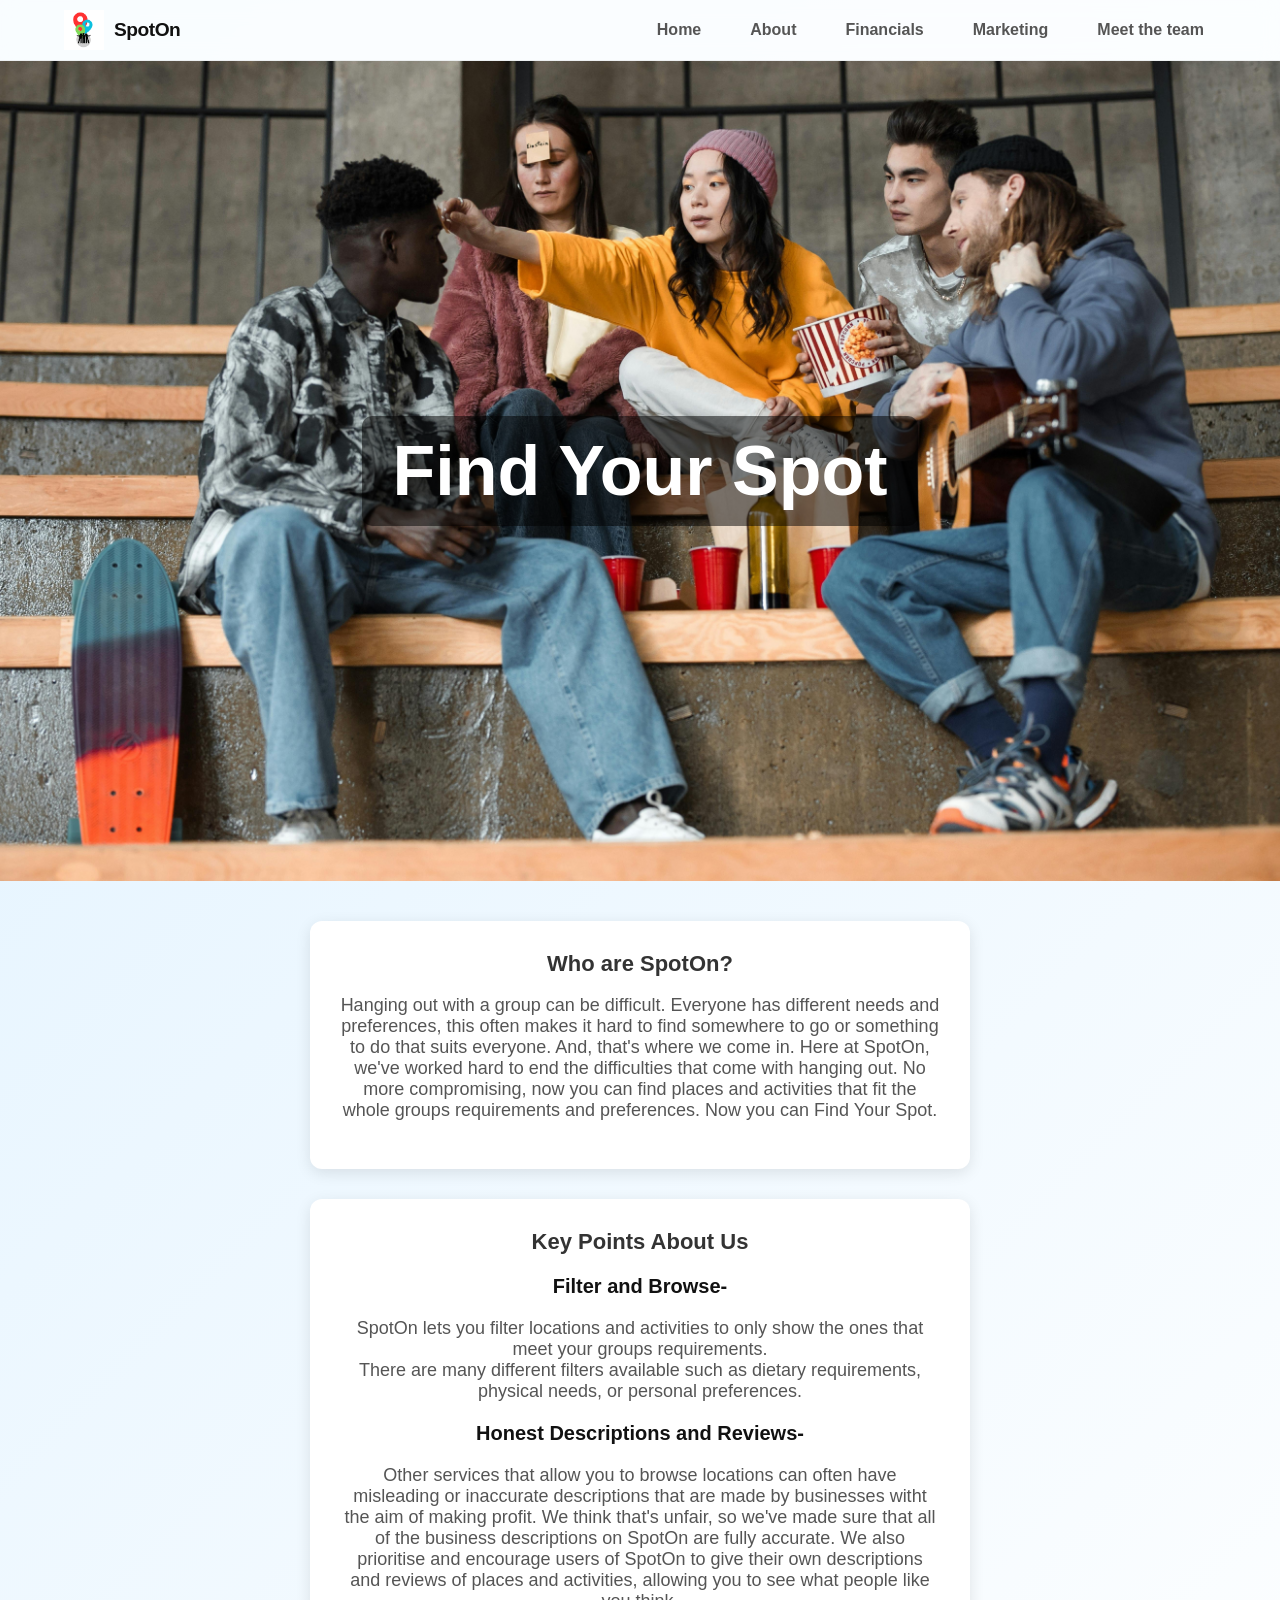
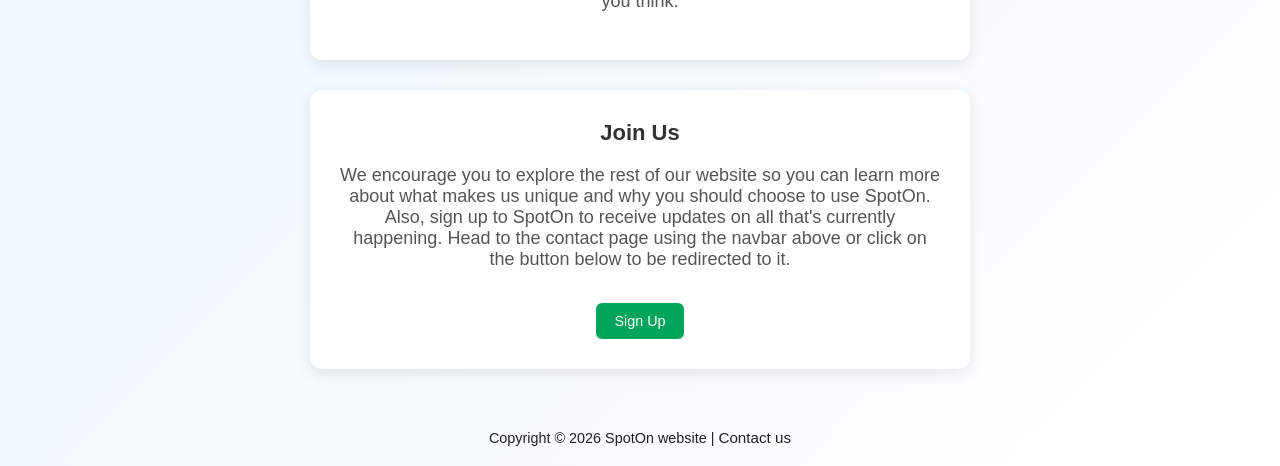
<file: index.html>
<!DOCTYPE html>
<html lang="en">
<head>
    <meta charset="UTF-8">
    <meta name="viewport" content="width=device-width, initial-scale=1.0">
    <title>SpotOn Home</title>
    <link rel="stylesheet" href="home.css">
</head>

<body>

    
    <nav class="navbar">
        <a href="index.html" class="nav-logo">
            <img src="images/SpotOn logo.png" alt="SpotOn logo">
            <h1>SpotOn</h1>
        </a>
        <ul>
            <li><a href="index.html">Home</a></li>
            <li><a href="about.html">About</a></li>
            <li><a href="financials.html">Financials</a></li>
            <li><a href="marketing.html">Marketing</a></li>
            <li><a href="team.html">Meet the team</a></li>
        </ul>
    </nav>

   
    <div class="back">
        <h1>Find Your Spot</h1>
    </div>

   
    <div class="home-content">

        <div class="home-box">
            <h2>Who are SpotOn?</h2>
            <p>Hanging out with a group can be difficult. Everyone has different needs and preferences, this 
                often makes it hard to find somewhere to go or something to do that suits everyone. And, that's where we come in. 
                Here at SpotOn, we've worked hard to end the difficulties that come with hanging out. No more compromising, now you can find 
            places and activities that fit the whole groups requirements and preferences. Now you can Find Your Spot. </p>
        </div>

        <div class="home-box">
            <h2>Key Points About Us</h2>
            <h3>Filter and Browse-</h3>
            <p>
                SpotOn lets you filter locations and activities to only show the ones that meet your groups requirements.<br>
                There are many different filters available such as dietary requirements, physical needs, or personal preferences.
            </p>
            <h3>Honest Descriptions and Reviews-</h3>
            <p>
                Other services that allow you to browse locations can often have misleading or inaccurate descriptions that are made by businesses witht the aim of making profit.
                We think that's unfair, so we've made sure that all of the business descriptions on SpotOn are fully accurate. We also prioritise and encourage users of SpotOn to give their own descriptions and reviews of places and activities, allowing you to see 
                what people like you think.
            </p>
        </div>

        <div class="home-box">
            <h2>Join Us</h2>
            <p>We encourage you to explore the rest of our website so you can learn more about what makes us unique and why you should choose to use SpotOn. <br>
                Also, sign up to SpotOn to receive updates on all that's currently happening. Head to the contact page using the navbar above or click on the button below to be redirected to it.
            </p>
            <a href="contact.html" class="btn">Sign Up</a>
        </div>

    </div>

    
    <div class="footer">
        <footer>
            Copyright © 2026 SpotOn website |
            <a href="contact.html">Contact us</a>
        </footer>
    </div>

</body>
</html>
</file>
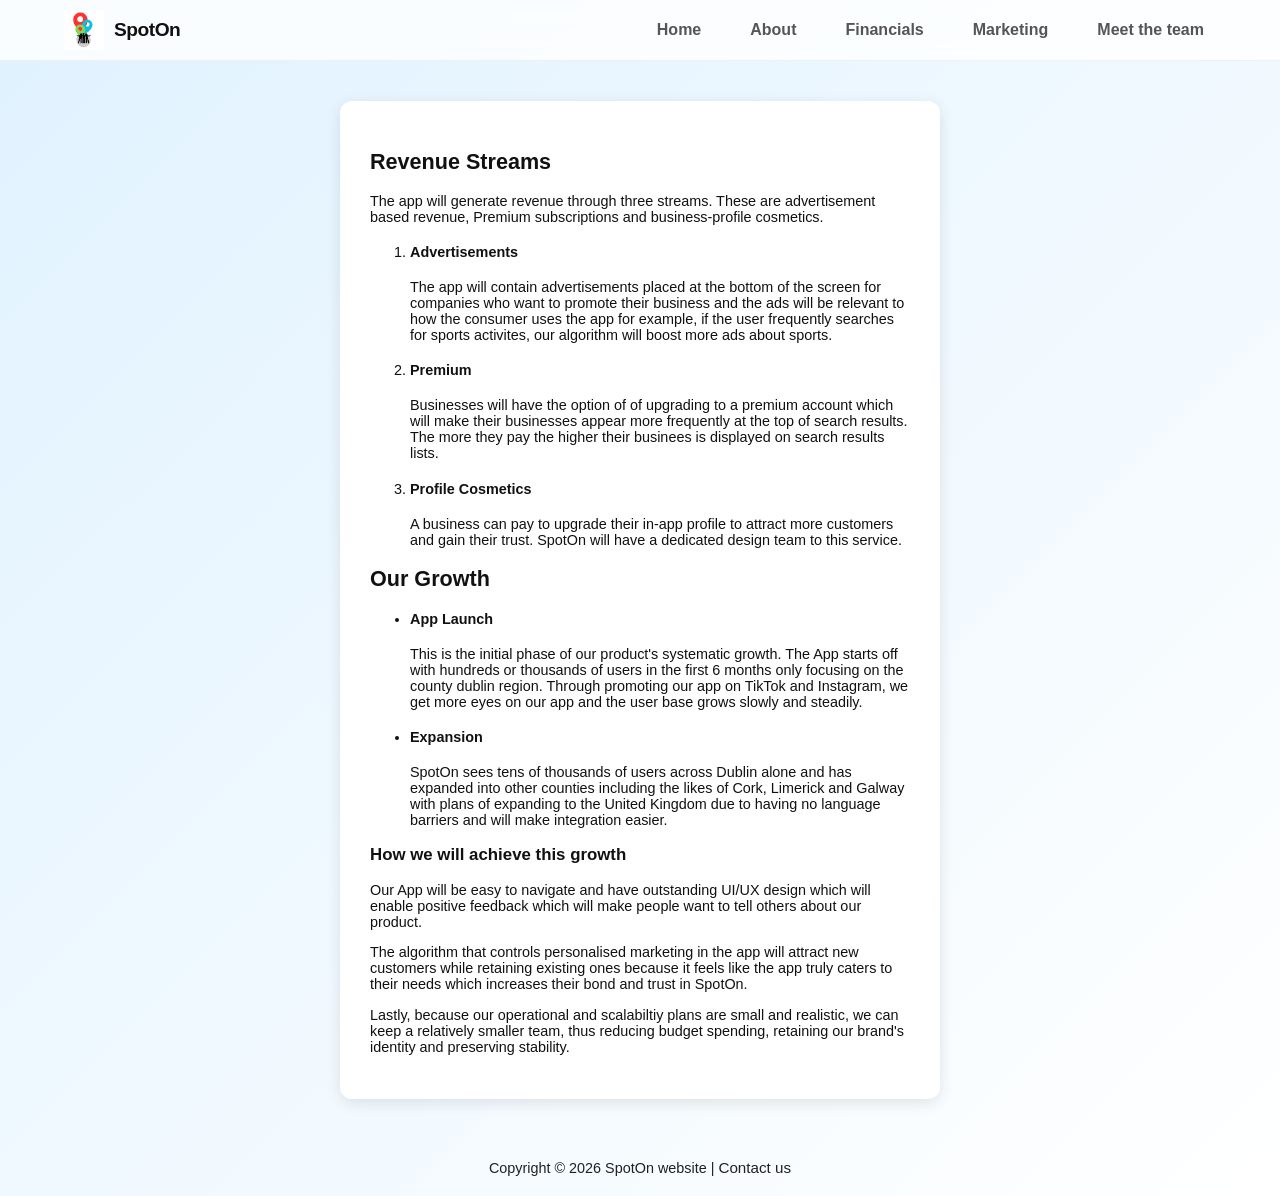
<file: financials.html>
<!DOCTYPE html>
<html lang="en">
<head>
    <meta charset="UTF-8">
    <meta name="viewport" content="width=device-width, initial-scale=1.0">
    <title>Financial Strategy</title>
    <link rel="stylesheet" href="style.css">

    <style>
        .content-wrapper {
            display: flex;
            justify-content: center;
            align-items: flex-start;
            gap: 40px;
            padding: 40px 5%;
            flex-wrap: wrap;
        }

        .container {
            width: 100%;
            max-width: 600px;
            padding: 30px;
            background-color: #ffffff;
            border-radius: 12px;
            box-shadow: 0 4px 15px rgba(0, 0, 0, 0.1);
            box-sizing: border-box;
        }

    </style>
</head>
<body>
    <nav class="navbar">
        <a href="index.html" class="nav-logo">
            <img src="images/SpotOn logo.png" alt="SpotOn logo">
            <h1>SpotOn</h1>
        </a>
        <ul>
            <li><a href="index.html">Home</a></li>
            <li><a href="about.html">About</a></li>
            <li><a href="financials.html">Financials</a></li>
            <li><a href="marketing.html">Marketing</a></li>
            <li><a href="team.html">Meet the team</a></li>
        </ul>
    </nav>
<div class="content-wrapper">
    <div class="container">
        <h2>Revenue Streams</h2>
        <p>The app will generate revenue through three streams. These are advertisement based revenue,
         Premium subscriptions and business-profile cosmetics.</p>
        <ol>
            <li>
                <h4>Advertisements</h4>The app will contain advertisements placed at the bottom of the screen
                for companies who want to promote their business and the ads will be relevant to how the consumer
                uses the app for example, if the user frequently searches for sports activites, our algorithm will
                boost more ads about sports.
            </li>
            <li>
                <h4>Premium</h4>Businesses will have the option of of upgrading to a premium account
                which will make their businesses appear more frequently at the top of search results.
                The more they pay the higher their businees is displayed on search results lists.
            </li>
            <li>
                <h4>Profile Cosmetics</h4>A business can pay to upgrade their in-app profile to attract
                more customers and gain their trust. SpotOn will have a dedicated design team to this service.
            </li>
        </ol>
        <h2>Our Growth</h2>
        <ul>
            <li><h4>App Launch</h4>This is the initial phase of our product's systematic growth. The App starts 
            off with hundreds or thousands of users in the first 6 months only focusing on the county dublin region.
            Through promoting our app on TikTok and Instagram, we get more eyes on our app and the user base grows slowly
            and steadily.
            </li>
            <li><h4>Expansion</h4>SpotOn sees tens of thousands of users across Dublin alone and has expanded into other 
                counties including the likes of Cork, Limerick and Galway with plans of expanding to the United Kingdom
                due to having no language barriers and will make integration easier.
            </li>
        </ul>
        <h3>How we will achieve this growth</h3>
        <p>Our App will be easy to navigate and have outstanding UI/UX design which will enable positive feedback
         which will make people want to tell others about our product.</p>
        <p>The algorithm that controls personalised marketing in the app will attract new customers while retaining existing
        ones because it feels like the app truly caters to their needs which increases their bond and trust in SpotOn.</p>
        <p>Lastly, because our operational and scalabiltiy plans are small and realistic, we can keep a relatively smaller
        team, thus reducing budget spending, retaining our brand's identity and preserving stability.</p>


    </div>
</div>
<div class="footer">
        <footer>
            Copyright © 2026 SpotOn website | <a href="contact.html">Contact us</a>
        </footer>
    </div>
</body>
</html>
</file>
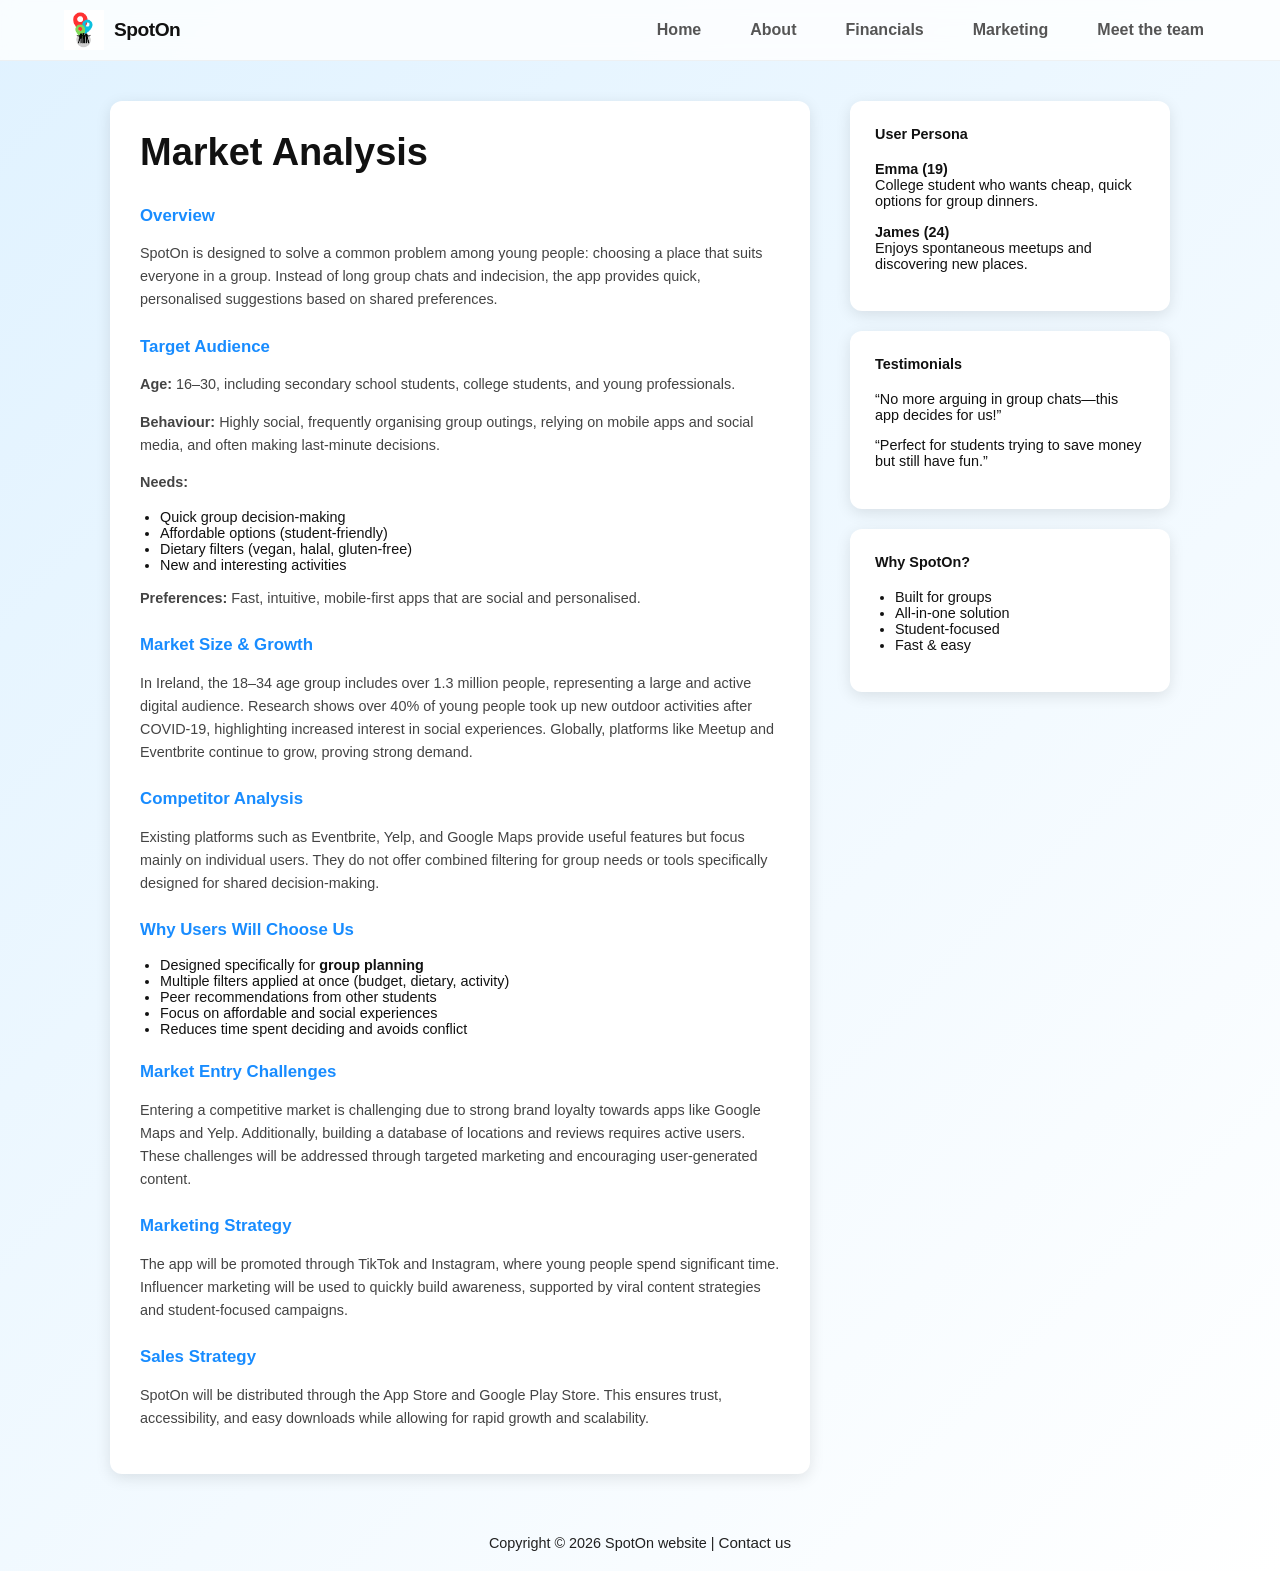
<file: marketing.html>
<!DOCTYPE html>
<html lang="en">
<head>
    <meta charset="UTF-8">
    <meta name="viewport" content="width=device-width, initial-scale=1.0">
    <title>Market Analysis</title>
    <link rel="stylesheet" href="style.css">

    <style>
        .content-wrapper {
            display: flex;
            justify-content: center;
            align-items: flex-start;
            gap: 40px;
            padding: 40px 5%;
            flex-wrap: wrap;
        }

        .container {
            width: 100%;
            max-width: 700px;
            padding: 30px;
            background-color: #ffffff;
            border-radius: 12px;
            box-shadow: 0 4px 15px rgba(0, 0, 0, 0.1);
            box-sizing: border-box;
        }

        .container h2 {
            margin-top: 0;
            font-size: clamp(26px, 5vw, 38px);
        }

        .container h3 {
            margin-top: 25px;
            color: #188cff;
        }

        .container p {
            color: #444;
            line-height: 1.6;
        }

        .info-side {
            width: 100%;
            max-width: 320px;
            display: flex;
            flex-direction: column;
            gap: 20px;
        }

        .info-card {
            background-color: #ffffff;
            padding: 25px;
            border-radius: 12px;
            box-shadow: 0 4px 15px rgba(0, 0, 0, 0.1);
        }

        .info-card h4 {
            margin-top: 0;
        }

        ul {
            padding-left: 20px;
        }

        @media (max-width: 900px) {
            .content-wrapper {
                flex-direction: column;
                align-items: center;
            }
        }
    </style>
</head>

<body>

<!-- NAVBAR -->
<nav class="navbar">
    <a href="index.html" class="nav-logo">
        <img src="images/SpotOn logo.png" alt="SpotOn logo">
        <h1>SpotOn</h1>
    </a>
    <ul>
        <li><a href="index.html">Home</a></li>
        <li><a href="about.html">About</a></li>
        <li><a href="financials.html">Financials</a></li>
        <li><a href="marketing.html">Marketing</a></li>
        <li><a href="team.html">Meet the team</a></li>
    </ul>
</nav>

<!-- CONTENT -->
<div class="content-wrapper">

    <!-- MAIN CONTENT -->
    <div class="container">
        <h2>Market Analysis</h2>

        <h3>Overview</h3>
        <p>
            SpotOn is designed to solve a common problem among young people: choosing a place that suits everyone in a group.
            Instead of long group chats and indecision, the app provides quick, personalised suggestions based on shared preferences.
        </p>

        <h3>Target Audience</h3>
        <p><strong>Age:</strong> 16–30, including secondary school students, college students, and young professionals.</p>
        <p><strong>Behaviour:</strong> Highly social, frequently organising group outings, relying on mobile apps and social media,
        and often making last-minute decisions.</p>
        <p><strong>Needs:</strong></p>
        <ul>
            <li>Quick group decision-making</li>
            <li>Affordable options (student-friendly)</li>
            <li>Dietary filters (vegan, halal, gluten-free)</li>
            <li>New and interesting activities</li>
        </ul>
        <p><strong>Preferences:</strong> Fast, intuitive, mobile-first apps that are social and personalised.</p>

        <h3>Market Size & Growth</h3>
        <p>
            In Ireland, the 18–34 age group includes over 1.3 million people, representing a large and active digital audience.
            Research shows over 40% of young people took up new outdoor activities after COVID-19, highlighting increased interest
            in social experiences. Globally, platforms like Meetup and Eventbrite continue to grow, proving strong demand.
        </p>

        <h3>Competitor Analysis</h3>
        <p>
            Existing platforms such as Eventbrite, Yelp, and Google Maps provide useful features but focus mainly on individual users.
            They do not offer combined filtering for group needs or tools specifically designed for shared decision-making.
        </p>

        <h3>Why Users Will Choose Us</h3>
        <ul>
            <li>Designed specifically for <strong>group planning</strong></li>
            <li>Multiple filters applied at once (budget, dietary, activity)</li>
            <li>Peer recommendations from other students</li>
            <li>Focus on affordable and social experiences</li>
            <li>Reduces time spent deciding and avoids conflict</li>
        </ul>

        <h3>Market Entry Challenges</h3>
        <p>
            Entering a competitive market is challenging due to strong brand loyalty towards apps like Google Maps and Yelp.
            Additionally, building a database of locations and reviews requires active users. These challenges will be addressed
            through targeted marketing and encouraging user-generated content.
        </p>

        <h3>Marketing Strategy</h3>
        <p>
            The app will be promoted through TikTok and Instagram, where young people spend significant time.
            Influencer marketing will be used to quickly build awareness, supported by viral content strategies and student-focused campaigns.
        </p>

        <h3>Sales Strategy</h3>
        <p>
            SpotOn will be distributed through the App Store and Google Play Store. This ensures trust, accessibility,
            and easy downloads while allowing for rapid growth and scalability.
        </p>
    </div>

    <!-- SIDE CARDS -->
    <div class="info-side">

        <div class="info-card">
            <h4>User Persona</h4>
            <p><strong>Emma (19)</strong><br>
            College student who wants cheap, quick options for group dinners.</p>
            <p><strong>James (24)</strong><br>
            Enjoys spontaneous meetups and discovering new places.</p>
        </div>

        <div class="info-card">
            <h4>Testimonials</h4>
            <p>“No more arguing in group chats—this app decides for us!”</p>
            <p>“Perfect for students trying to save money but still have fun.”</p>
        </div>


        <div class="info-card">
            <h4>Why SpotOn?</h4>
            <ul>
                <li>Built for groups</li>
                <li>All-in-one solution</li>
                <li>Student-focused</li>
                <li>Fast & easy</li>
            </ul>
        </div>

    </div>

</div>

<!-- FOOTER -->
<div class="footer">
    <footer>
        Copyright © 2026 SpotOn website |
        <a href="contact.html">Contact us</a>
    </footer>
</div>

</body>
</html>
</file>
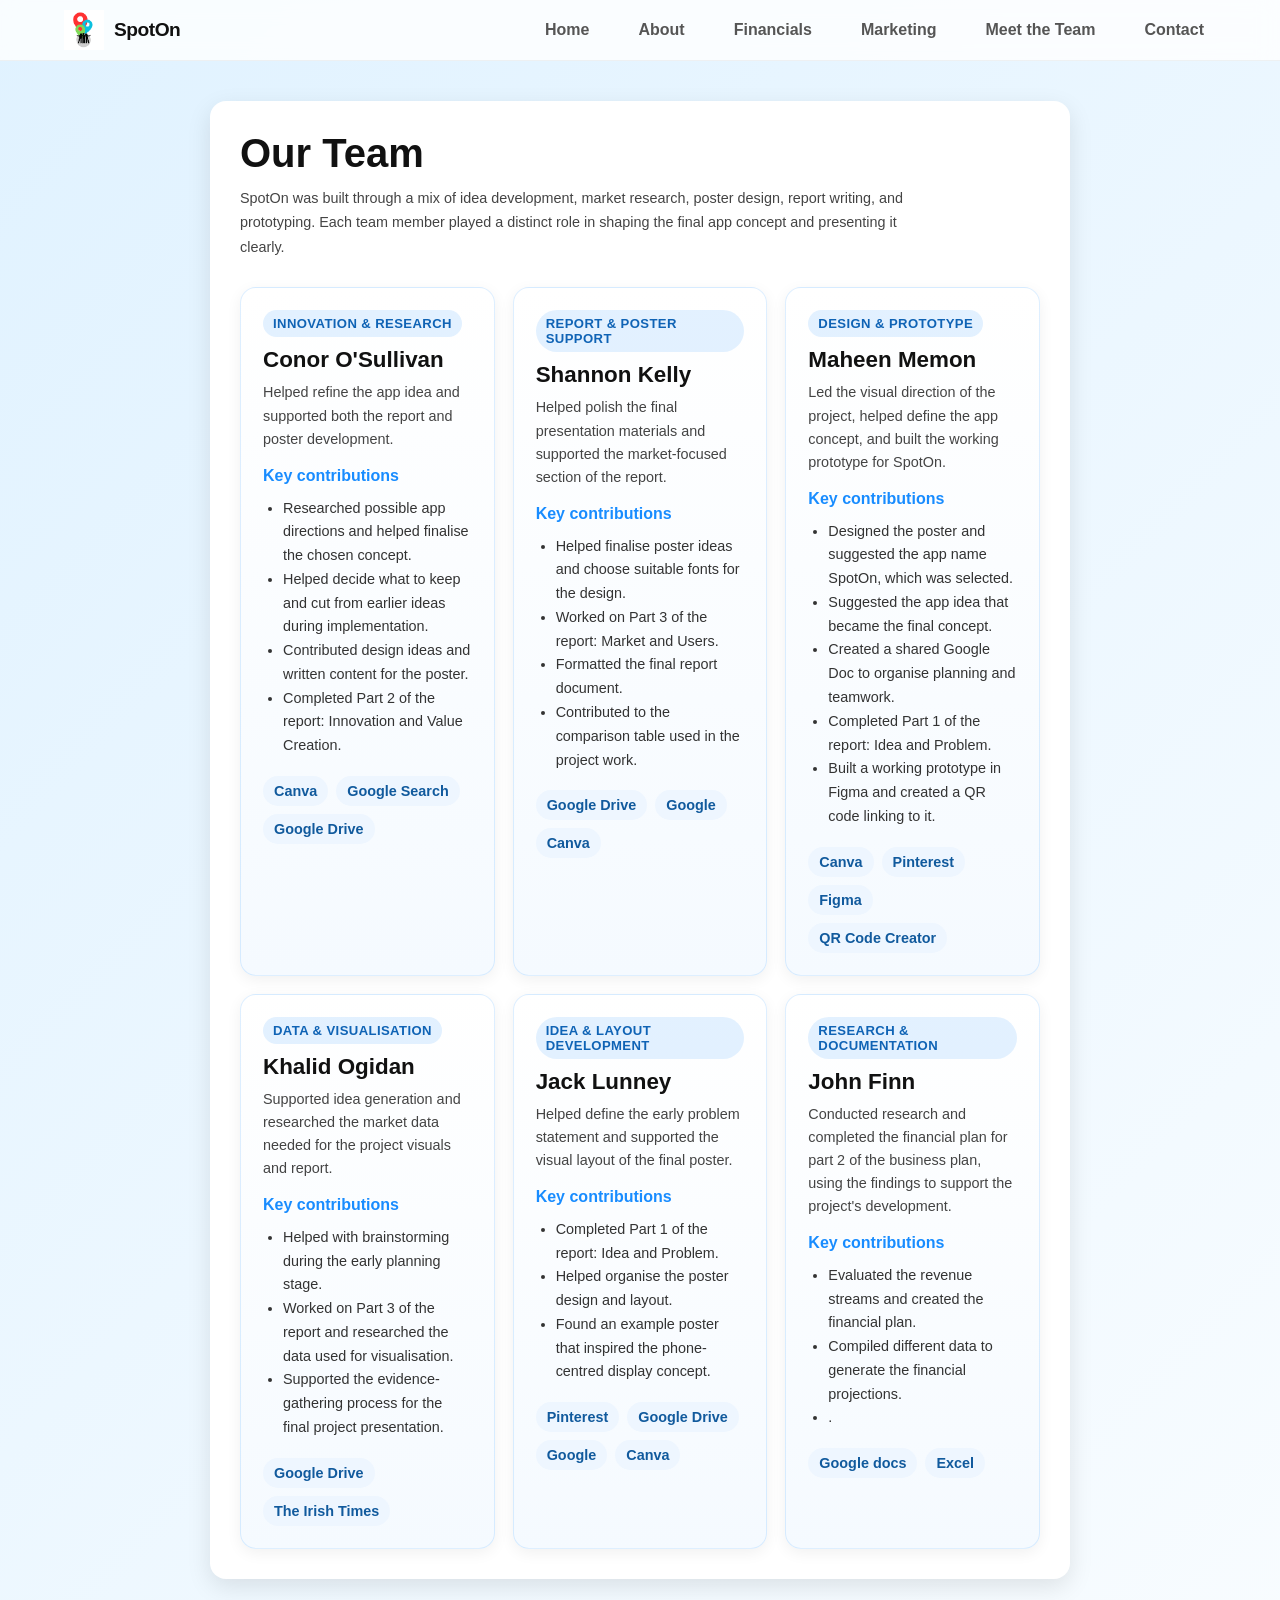
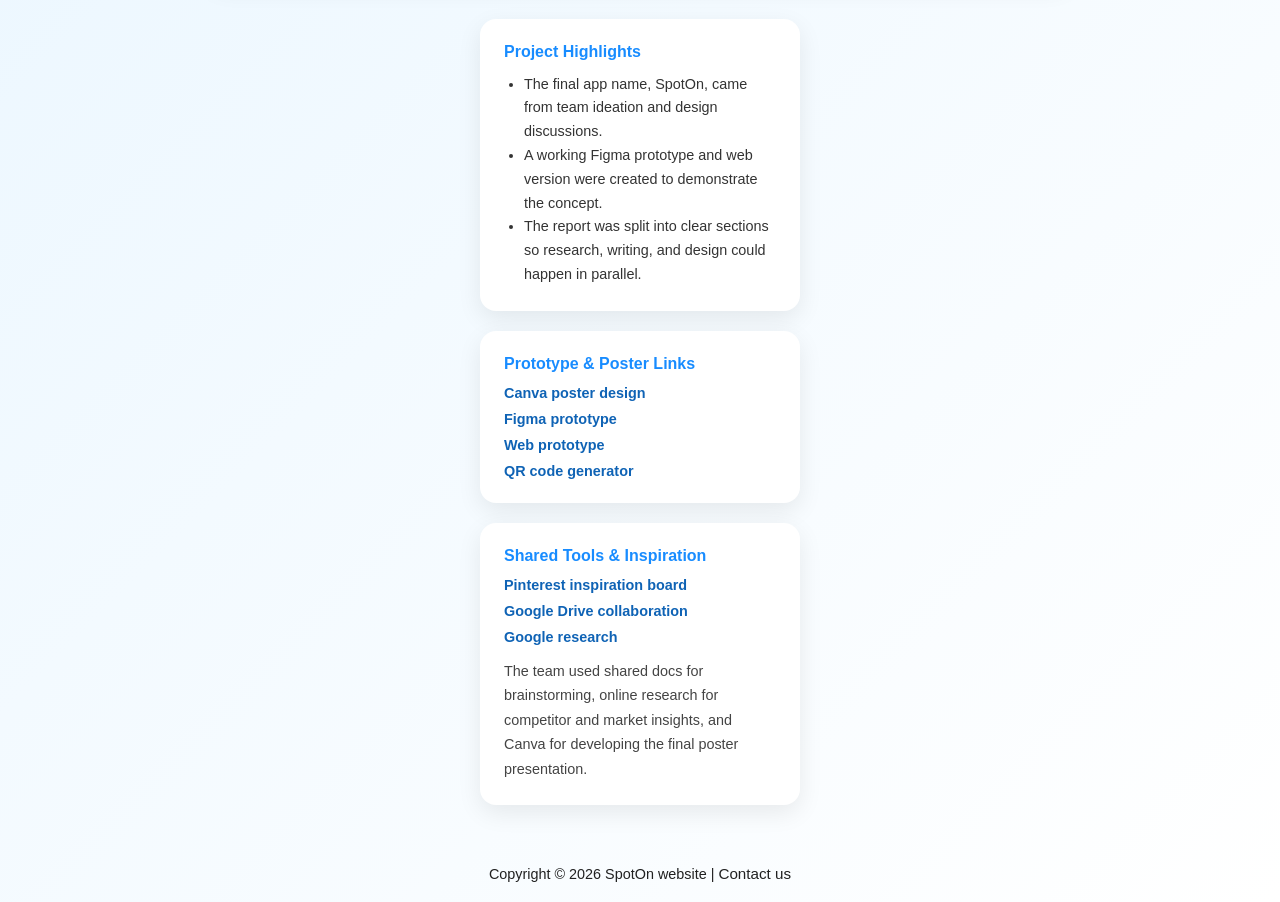
<file: team.html>
<!DOCTYPE html>
<html lang="en">
<head>
  <meta charset="UTF-8" />
  <meta name="viewport" content="width=device-width, initial-scale=1.0" />
  <title>Meet the Team</title>
  <link rel="stylesheet" href="style.css" />

  <style>
    .content-wrapper {
      display: flex;
      justify-content: center;
      align-items: flex-start;
      gap: 40px;
      padding: 40px 5%;
      flex-wrap: wrap;
    }

    .container {
      width: 100%;
      max-width: 860px;
      padding: 30px;
      background-color: #ffffff;
      border-radius: 16px;
      box-shadow: 0 8px 24px rgba(0, 0, 0, 0.1);
      box-sizing: border-box;
    }

    .section-intro h2 {
      margin: 0 0 10px;
      font-size: clamp(26px, 5vw, 40px);
    }

    .section-intro p {
      margin: 0;
      color: #444;
      line-height: 1.7;
      max-width: 680px;
    }

    .team-grid {
      display: grid;
      grid-template-columns: repeat(auto-fit, minmax(250px, 1fr));
      gap: 18px;
      margin-top: 28px;
    }

    .team-card {
      background: linear-gradient(180deg, #ffffff 0%, #f5faff 100%);
      border: 1px solid rgba(24, 140, 255, 0.14);
      border-radius: 16px;
      padding: 22px;
      box-shadow: 0 4px 15px rgba(0, 0, 0, 0.06);
    }

    .member-role {
      display: inline-block;
      margin-bottom: 10px;
      padding: 6px 10px;
      border-radius: 999px;
      background-color: rgba(24, 140, 255, 0.12);
      color: #0f63b5;
      font-size: 0.82rem;
      font-weight: 700;
      letter-spacing: 0.03em;
      text-transform: uppercase;
    }

    .team-card h3 {
      margin: 0 0 8px;
      font-size: 1.4rem;
    }

    .card-summary {
      margin: 0 0 16px;
      color: #444;
      line-height: 1.6;
    }

    .team-card h4,
    .info-card h4 {
      margin: 0 0 12px;
      color: #188cff;
      font-size: 1rem;
    }

    .team-card ul,
    .info-card ul {
      margin: 0;
      padding-left: 20px;
      color: #333;
      line-height: 1.65;
    }

    .tool-tags {
      display: flex;
      flex-wrap: wrap;
      gap: 8px;
      margin-top: 18px;
    }

    .tool-tag {
      display: inline-flex;
      align-items: center;
      padding: 7px 11px;
      border-radius: 999px;
      background-color: #eef6ff;
      color: #115a9d;
      font-size: 0.9rem;
      font-weight: 600;
    }

    .info-side {
      width: 100%;
      max-width: 320px;
      display: flex;
      flex-direction: column;
      gap: 20px;
    }

    .info-card {
      background-color: #ffffff;
      padding: 24px;
      border-radius: 16px;
      box-shadow: 0 8px 24px rgba(0, 0, 0, 0.08);
    }

    .info-card p {
      margin: 0;
      color: #444;
      line-height: 1.7;
    }

    .project-links {
      display: flex;
      flex-direction: column;
      gap: 10px;
    }

    .project-links a {
      text-decoration: none;
      color: #0f63b5;
      font-weight: 600;
    }

    .project-links a:hover {
      color: #f28c18;
    }

    @media (max-width: 900px) {
      .content-wrapper {
        flex-direction: column;
        align-items: center;
      }
    }
  </style>
</head>
<body>
  <nav class="navbar">
    <a href="index.html" class="nav-logo">
      <img src="images/SpotOn logo.png" alt="SpotOn logo" />
      <h1>SpotOn</h1>
    </a>
    <ul>
      <li><a href="index.html">Home</a></li>
      <li><a href="about.html">About</a></li>
      <li><a href="financials.html">Financials</a></li>
      <li><a href="marketing.html">Marketing</a></li>
      <li><a href="team.html">Meet the Team</a></li>
      <li><a href="contact.html">Contact</a></li>
    </ul>
  </nav>

  <main class="content-wrapper">
    <section class="container">
      <div class="section-intro">
        <h2>Our Team</h2>
        <p>
          SpotOn was built through a mix of idea development, market research, poster design,
          report writing, and prototyping. Each team member played a distinct role in shaping
          the final app concept and presenting it clearly.
        </p>
      </div>

      <div class="team-grid">
        <article class="team-card">
          <span class="member-role">Innovation &amp; Research</span>
          <h3>Conor O'Sullivan</h3>
          <p class="card-summary">
            Helped refine the app idea and supported both the report and poster development.
          </p>
          <h4>Key contributions</h4>
          <ul>
            <li>Researched possible app directions and helped finalise the chosen concept.</li>
            <li>Helped decide what to keep and cut from earlier ideas during implementation.</li>
            <li>Contributed design ideas and written content for the poster.</li>
            <li>Completed Part 2 of the report: Innovation and Value Creation.</li>
          </ul>
          <div class="tool-tags">
            <span class="tool-tag">Canva</span>
            <span class="tool-tag">Google Search</span>
            <span class="tool-tag">Google Drive</span>
          </div>
        </article>

        <article class="team-card">
          <span class="member-role">Report &amp; Poster Support</span>
          <h3>Shannon Kelly</h3>
          <p class="card-summary">
            Helped polish the final presentation materials and supported the market-focused
            section of the report.
          </p>
          <h4>Key contributions</h4>
          <ul>
            <li>Helped finalise poster ideas and choose suitable fonts for the design.</li>
            <li>Worked on Part 3 of the report: Market and Users.</li>
            <li>Formatted the final report document.</li>
            <li>Contributed to the comparison table used in the project work.</li>
          </ul>
          <div class="tool-tags">
            <span class="tool-tag">Google Drive</span>
            <span class="tool-tag">Google</span>
            <span class="tool-tag">Canva</span>
          </div>
        </article>

        <article class="team-card">
          <span class="member-role">Design &amp; Prototype</span>
          <h3>Maheen Memon</h3>
          <p class="card-summary">
            Led the visual direction of the project, helped define the app concept, and built
            the working prototype for SpotOn.
          </p>
          <h4>Key contributions</h4>
          <ul>
            <li>Designed the poster and suggested the app name SpotOn, which was selected.</li>
            <li>Suggested the app idea that became the final concept.</li>
            <li>Created a shared Google Doc to organise planning and teamwork.</li>
            <li>Completed Part 1 of the report: Idea and Problem.</li>
            <li>Built a working prototype in Figma and created a QR code linking to it.</li>
          </ul>
          <div class="tool-tags">
            <span class="tool-tag">Canva</span>
            <span class="tool-tag">Pinterest</span>
            <span class="tool-tag">Figma</span>
            <span class="tool-tag">QR Code Creator</span>
          </div>
        </article>

        <article class="team-card">
          <span class="member-role">Data &amp; Visualisation</span>
          <h3>Khalid Ogidan</h3>
          <p class="card-summary">
            Supported idea generation and researched the market data needed for the project
            visuals and report.
          </p>
          <h4>Key contributions</h4>
          <ul>
            <li>Helped with brainstorming during the early planning stage.</li>
            <li>Worked on Part 3 of the report and researched the data used for visualisation.</li>
            <li>Supported the evidence-gathering process for the final project presentation.</li>
          </ul>
          <div class="tool-tags">
            <span class="tool-tag">Google Drive</span>
            <span class="tool-tag">The Irish Times</span>
          </div>
        </article>

        <article class="team-card">
          <span class="member-role">Idea &amp; Layout Development</span>
          <h3>Jack Lunney</h3>
          <p class="card-summary">
            Helped define the early problem statement and supported the visual layout of the
            final poster.
          </p>
          <h4>Key contributions</h4>
          <ul>
            <li>Completed Part 1 of the report: Idea and Problem.</li>
            <li>Helped organise the poster design and layout.</li>
            <li>Found an example poster that inspired the phone-centred display concept.</li>
          </ul>
          <div class="tool-tags">
            <span class="tool-tag">Pinterest</span>
            <span class="tool-tag">Google Drive</span>
            <span class="tool-tag">Google</span>
            <span class="tool-tag">Canva</span>
          </div>
        </article>

        <article class="team-card">
          <span class="member-role">Research &amp; Documentation</span>
          <h3>John Finn</h3>
          <p class="card-summary">
            Conducted research and completed the financial plan for part 2 of the business plan, using the findings to support the project's development.
          </p>
          <h4>Key contributions</h4>
          <ul>
            <li>Evaluated the revenue streams and created the financial plan.</li>
            <li>Compiled different data to generate the financial projections.</li>
            <li>.</li>
          </ul>
          <div class="tool-tags">
            <span class="tool-tag">Google docs</span>
            <span class="tool-tag">Excel</span>
          </div>
        </article>

        </div>
      </div>
    </section>

    <aside class="info-side">
      <article class="info-card">
        <h4>Project Highlights</h4>
        <ul>
          <li>The final app name, SpotOn, came from team ideation and design discussions.</li>
          <li>A working Figma prototype and web version were created to demonstrate the concept.</li>
          <li>The report was split into clear sections so research, writing, and design could happen in parallel.</li>
        </ul>
      </article>

      <article class="info-card">
        <h4>Prototype &amp; Poster Links</h4>
        <div class="project-links">
          <a href="https://www.canva.com/design/DAHARSbieJc/5d_ilwp1dV3jAcAAai6dDg/edit" target="_blank" rel="noopener noreferrer">Canva poster design</a>
          <a href="https://www.figma.com/make/ifSHPpvQWQqktetFUinlgU/Group-Hangout-Finder-App?fullscreen=1&amp;t=7oIjIV5rvJZ3Qmne-1" target="_blank" rel="noopener noreferrer">Figma prototype</a>
          <a href="https://git-wave-58565636.figma.site/" target="_blank" rel="noopener noreferrer">Web prototype</a>
          <a href="https://qrcodecreator.com/en/dashboard" target="_blank" rel="noopener noreferrer">QR code generator</a>
        </div>
      </article>

      <article class="info-card">
        <h4>Shared Tools &amp; Inspiration</h4>
        <div class="project-links">
          <a href="https://www.pinterest.com/" target="_blank" rel="noopener noreferrer">Pinterest inspiration board</a>
          <a href="https://drive.google.com/" target="_blank" rel="noopener noreferrer">Google Drive collaboration</a>
          <a href="https://www.google.com/" target="_blank" rel="noopener noreferrer">Google research</a>
        </div>
        <p style="margin-top: 14px;">
          The team used shared docs for brainstorming, online research for competitor and market insights,
          and Canva for developing the final poster presentation.
        </p>
      </article>
    </aside>
  </main>

  <footer>
    Copyright © 2026 SpotOn website |
    <a href="contact.html">Contact us</a>
  </footer>
</body>
</html>
</file>
<file: home.css>
body {
            font-family: sans-serif;
            color: #111111;
            font-size: 90%;
            width: 100%;
            margin: 0;
            background: linear-gradient(135deg, #e0f2ff 0%, #ffffff 100%);
            min-height: 100vh;
        }

h2 {
    font-size: 22px;
}

h3 {
    font-size: 20px;
}

p {
  font-size: 18px;
}
.navbar { /*https://www.w3schools.com/css/css_navbar_horizontal.asp */
      display: flex;
      align-items: center;
      justify-content: space-between;
      padding: 10px 5%;
      background: rgba(255, 255, 255, 0.8);
      backdrop-filter: blur(10px);
      position: sticky;
      top: 0;
      z-index: 1000;
      border-bottom: 1px solid rgba(0,0,0,0.05);
  }

  .nav-logo {
      display: flex;
      align-items: center;
      text-decoration: none;
      color: inherit;
  }

  .nav-logo img {
      height: 40px;
      width: 40px;
      margin-right: 10px;
  }

  .nav-logo h1 {
      font-size: 1.2rem;
      margin: 0;
      font-weight: 700;
      letter-spacing: -0.5px;
  }

  .navbar ul {
      display: flex;
      list-style: none;
      margin: 0;
      padding: 0;
  }

  .navbar ul li {
      margin-left: 25px;
  }

  .navbar ul li a {
      text-decoration: none;
      color: #555;
      font-weight: 600;
      transition: color 0.3s;
      font-size: 1rem;
      padding: 8px 12px;
      border-radius: 6px;
  }

  .navbar ul li a:hover {
      color: #188cff;
      background-color: rgba(0, 123, 255, 0.454);
  }


@media (max-width: 768px) {
    .navbar {
        flex-direction: column;
        padding: 15px;
    }
    .navbar ul {
        margin-top: 15px;
        flex-wrap: wrap;
        justify-content: center;
    }
    .navbar ul li {
        margin: 5px 10px;
    }
}

.back {
    width: 100%;
    height: calc(100vh - 80px);
    background-image: url('images/home-page3.jpg'); 
    background-size: cover;
    background-position: center;
    display: flex;
    justify-content: center;
    align-items: center;
}

.back h1 {
    color: white;
    font-size: clamp(36px, 6vw, 70px);
    background-color: rgba(0, 0, 0, 0.5);
    padding: 15px 30px;
    border-radius: 10px;
}

.home-content {
    display: flex;
    flex-direction: column;
    align-items: center;
    padding: 40px 5%;
    gap: 30px;
}


.home-box {
    width: 100%;
    max-width: 600px;
    background-color: #ffffff;
    padding: 30px;
    border-radius: 12px;
    box-shadow: 0 4px 15px rgba(0, 0, 0, 0.1);
    text-align: center;
}

.home-box h2 {
    margin-top: 0;
    color: #333;
}

.home-box p {
    color: #555;
}


.btn {
    display: inline-block;
    margin-top: 15px;
    padding: 10px 18px;
    background-color: #00a55b;
    color: white;
    text-decoration: none;
    border-radius: 6px;
    transition: 0.3s;
}

.btn:hover {
    background-color: #008f4c;
}


  footer { /* https://www.w3schools.com/tags/tryit.asp?filename=tryhtml5_footer_css */
  text-align: center;
  padding: 20px;
  color: rgb(33, 33, 33);

}

footer a {
  text-decoration: none;
  font-weight: 500;
  transition: color 0.3s;
  font-size: 0.95rem;
  color: rgb(33, 33, 33);
}

footer a:hover {
  color: orange;
}
</file>
<file: style.css>
body {
            font-family: sans-serif;
            color: #111111;
            font-size: 90%;
            width: 100%;
            margin: 0;
            background: linear-gradient(135deg, #e0f2ff 0%, #ffffff 100%);
            min-height: 100vh;
        }

.navbar { /*https://www.w3schools.com/css/css_navbar_horizontal.asp */
      display: flex;
      align-items: center;
      justify-content: space-between;
      padding: 10px 5%;
      background: rgba(255, 255, 255, 0.8);
      backdrop-filter: blur(10px);
      position: sticky;
      top: 0;
      z-index: 1000;
      border-bottom: 1px solid rgba(0,0,0,0.05);
  }

  .nav-logo {
      display: flex;
      align-items: center;
      text-decoration: none;
      color: inherit;
  }

  .nav-logo img {
      height: 40px;
      width: 40px;
      margin-right: 10px;
      flex-shrink: 0;
  }

  .nav-logo h1 {
      font-size: 1.2rem;
      margin: 0;
      font-weight: 700;
      letter-spacing: -0.5px;
  }

  .navbar ul {
      display: flex;
      list-style: none;
      margin: 0;
      padding: 0;
  }

  .navbar ul li {
      margin-left: 25px;
  }

  .navbar ul li a {
      text-decoration: none;
      color: #555;
      font-weight: 600;
      transition: color 0.3s;
      font-size: 1rem;
      padding: 8px 12px;
      border-radius: 6px;
  }

  .navbar ul li a:hover {
      color: #188cff;
      background-color: rgba(0, 123, 255, 0.454);
  }

/* Responsive Navbar */
@media (max-width: 768px) {
    .navbar {
        flex-direction: column;
        padding: 15px;
    }
    .navbar ul {
        margin-top: 15px;
        flex-wrap: wrap;
        justify-content: center;
    }
    .navbar ul li {
        margin: 5px 10px;
    }
}

  footer { /* https://www.w3schools.com/tags/tryit.asp?filename=tryhtml5_footer_css */
  text-align: center;
  padding: 20px;
  color: rgb(33, 33, 33);

}

footer a {
  text-decoration: none;
  font-weight: 500;
  transition: color 0.3s;
  font-size: 0.95rem;
  color: rgb(33, 33, 33);
}

footer a:hover {
  color: orange;
}
</file>
